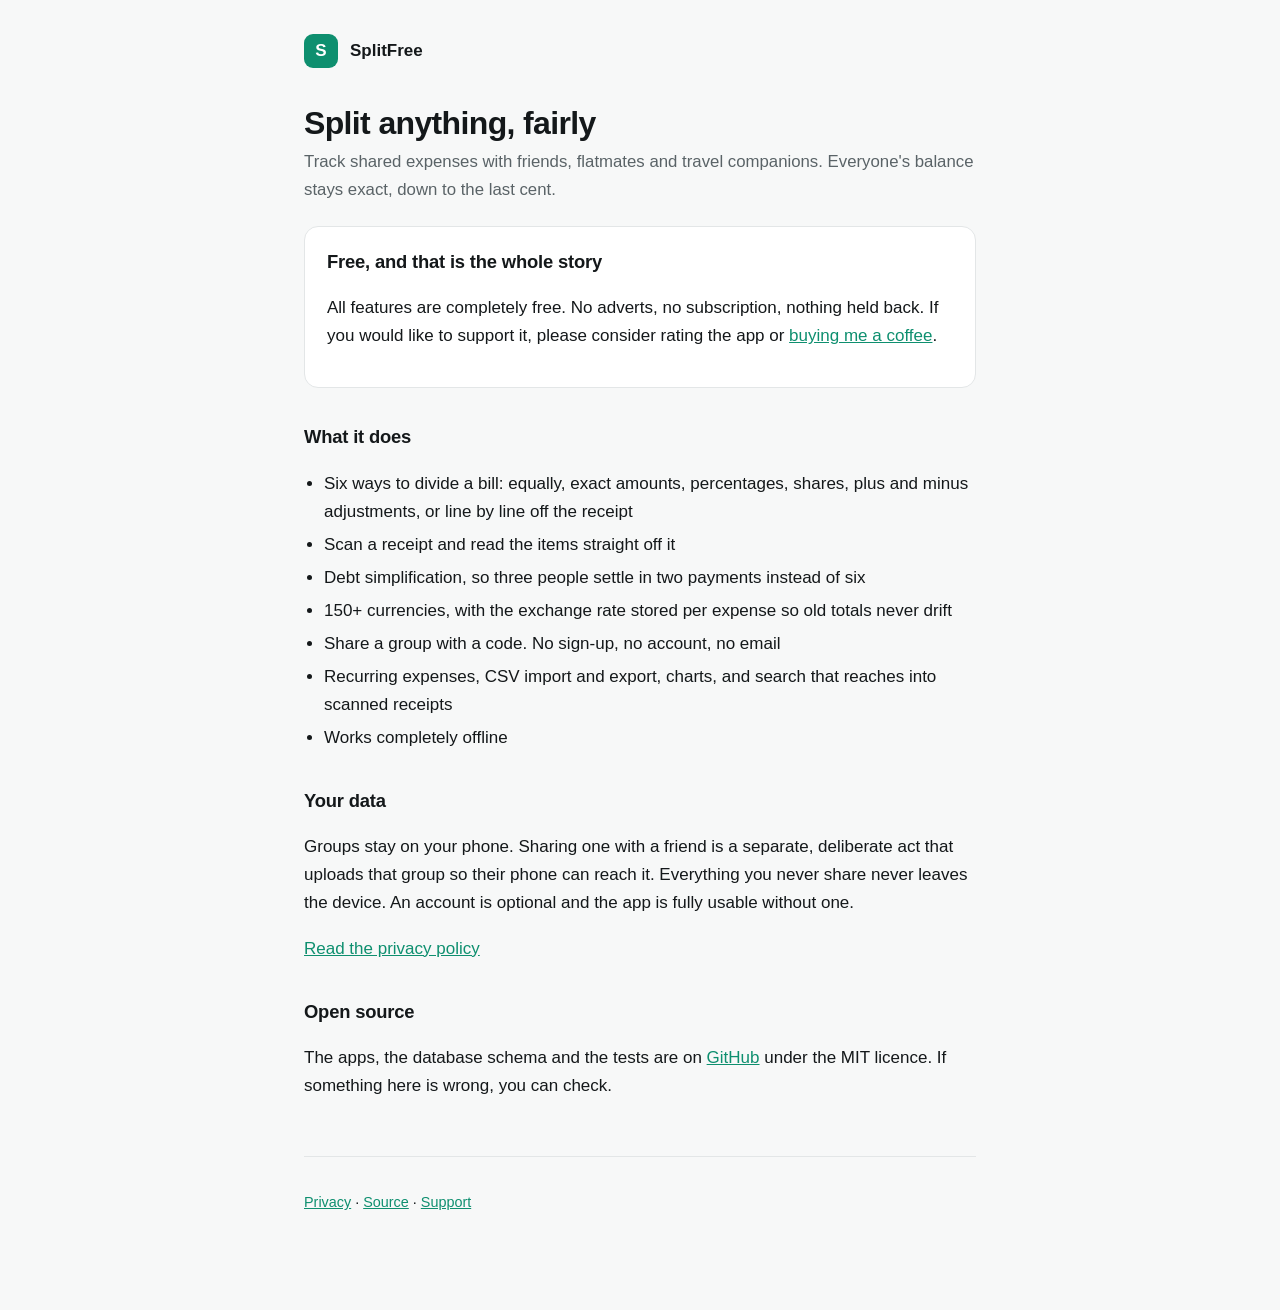
<file: site/index.html>
<!doctype html>
<html lang="en">
<head>
<meta charset="utf-8">
<meta name="viewport" content="width=device-width, initial-scale=1">
<title>SplitFree</title>
<meta name="description" content="Split shared expenses with friends. Free, no ads, no subscription, open source.">
<link rel="stylesheet" href="_style.css">
</head>
<body>
<main>
  <header><span class="mark">S</span><a href="./">SplitFree</a></header>

  <h1>Split anything, fairly</h1>
  <p class="sub">
    Track shared expenses with friends, flatmates and travel companions.
    Everyone's balance stays exact, down to the last cent.
  </p>

  <div class="card">
    <h2 style="margin-top:0">Free, and that is the whole story</h2>
    <p>
      All features are completely free. No adverts, no subscription, nothing held
      back. If you would like to support it, please consider rating the app or
      <a href="https://buymeacoffee.com/devesha">buying me a coffee</a>.
    </p>
  </div>

  <h2>What it does</h2>
  <ul>
    <li>Six ways to divide a bill: equally, exact amounts, percentages, shares, plus and minus adjustments, or line by line off the receipt</li>
    <li>Scan a receipt and read the items straight off it</li>
    <li>Debt simplification, so three people settle in two payments instead of six</li>
    <li>150+ currencies, with the exchange rate stored per expense so old totals never drift</li>
    <li>Share a group with a code. No sign-up, no account, no email</li>
    <li>Recurring expenses, CSV import and export, charts, and search that reaches into scanned receipts</li>
    <li>Works completely offline</li>
  </ul>

  <h2>Your data</h2>
  <p>
    Groups stay on your phone. Sharing one with a friend is a separate,
    deliberate act that uploads that group so their phone can reach it.
    Everything you never share never leaves the device. An account is optional
    and the app is fully usable without one.
  </p>
  <p><a href="/privacy">Read the privacy policy</a></p>

  <h2>Open source</h2>
  <p>
    The apps, the database schema and the tests are on
    <a href="https://github.com/devesh-aggarwal/splitfree">GitHub</a> under the
    MIT licence. If something here is wrong, you can check.
  </p>

  <footer>
    <p>
      <a href="/privacy">Privacy</a> &middot;
      <a href="https://github.com/devesh-aggarwal/splitfree">Source</a> &middot;
      <a href="https://github.com/devesh-aggarwal/splitfree/issues">Support</a>
    </p>
  </footer>
</main>
</body>
</html>
</file>
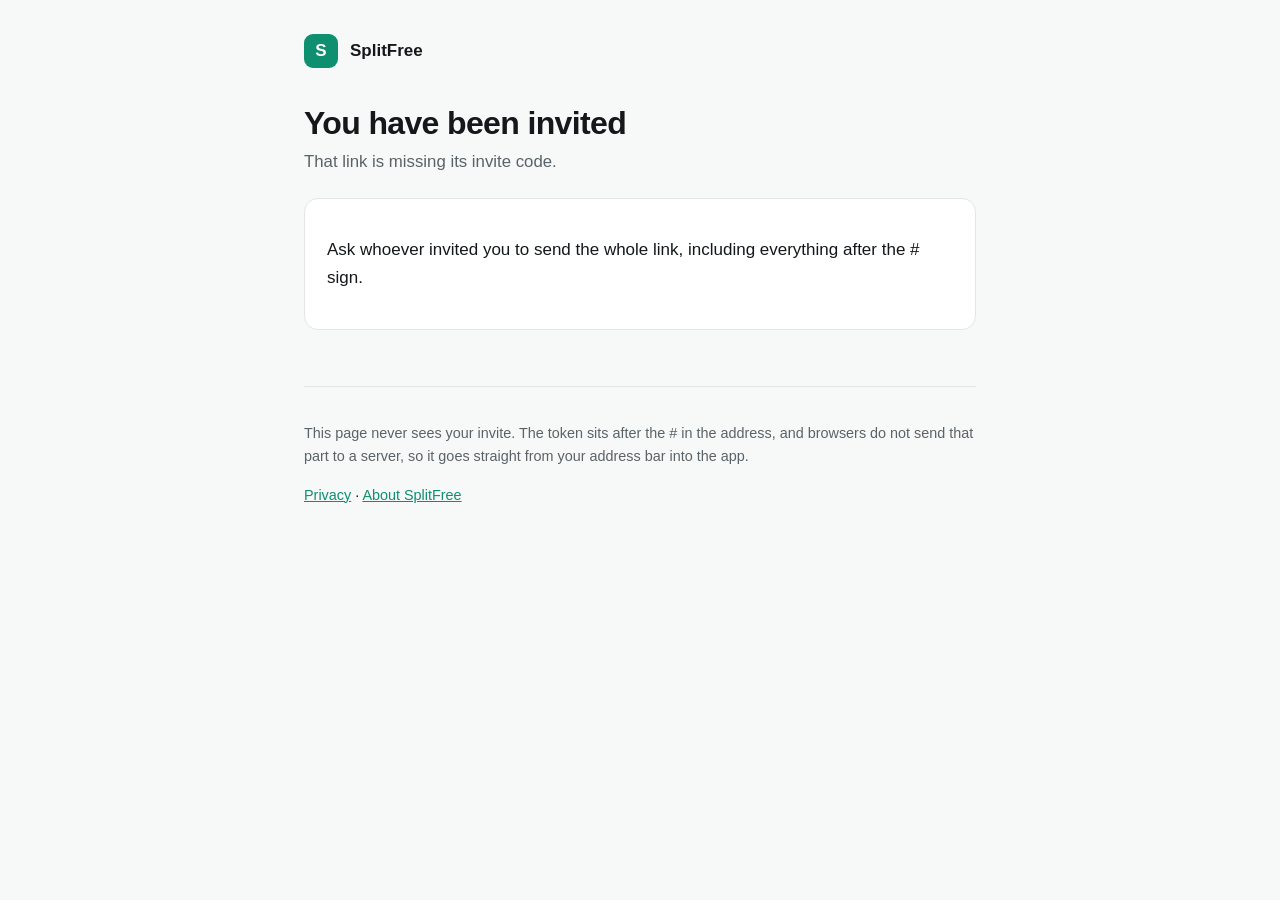
<file: site/join.html>
<!doctype html>
<html lang="en">
<head>
<meta charset="utf-8">
<meta name="viewport" content="width=device-width, initial-scale=1">
<title>Join on SplitFree</title>
<meta name="robots" content="noindex">
<link rel="stylesheet" href="_style.css">
</head>
<body>
<main>
  <header><span class="mark">S</span><a href="./">SplitFree</a></header>

  <h1>You have been invited</h1>
  <p class="sub" id="lede">Opening SplitFree.</p>

  <div class="card">
    <p id="hint">If nothing happens, tap the button below.</p>
    <p><a class="btn" id="open" href="#">Open in SplitFree</a></p>
    <p class="meta" id="fallback" style="display:none">
      Do not have the app yet? Install SplitFree first, then open this link
      again, or type the code into Groups, then Join with a code.
    </p>
  </div>

  <footer>
    <p class="meta">
      This page never sees your invite. The token sits after the # in the
      address, and browsers do not send that part to a server, so it goes
      straight from your address bar into the app.
    </p>
    <p><a href="/privacy">Privacy</a> &middot; <a href="./">About SplitFree</a></p>
  </footer>
</main>

<script>
  // The token lives in the fragment, which is exactly why this page can be
  // static and hosted anywhere: the server is never told what the invite is.
  var token = (location.hash || "").replace(/^#/, "");
  var target = token ? "splitfree://join#" + token : "splitfree://join";
  var open = document.getElementById("open");
  open.setAttribute("href", target);

  if (!token) {
    document.getElementById("lede").textContent = "That link is missing its invite code.";
    document.getElementById("hint").textContent =
      "Ask whoever invited you to send the whole link, including everything after the # sign.";
    open.style.display = "none";
  } else {
    // Try immediately. If the app is not installed nothing happens, which is
    // why the button stays on screen rather than being a redirect gamble.
    window.location.href = target;
    setTimeout(function () {
      document.getElementById("fallback").style.display = "block";
    }, 1500);
  }
</script>
</body>
</html>
</file>
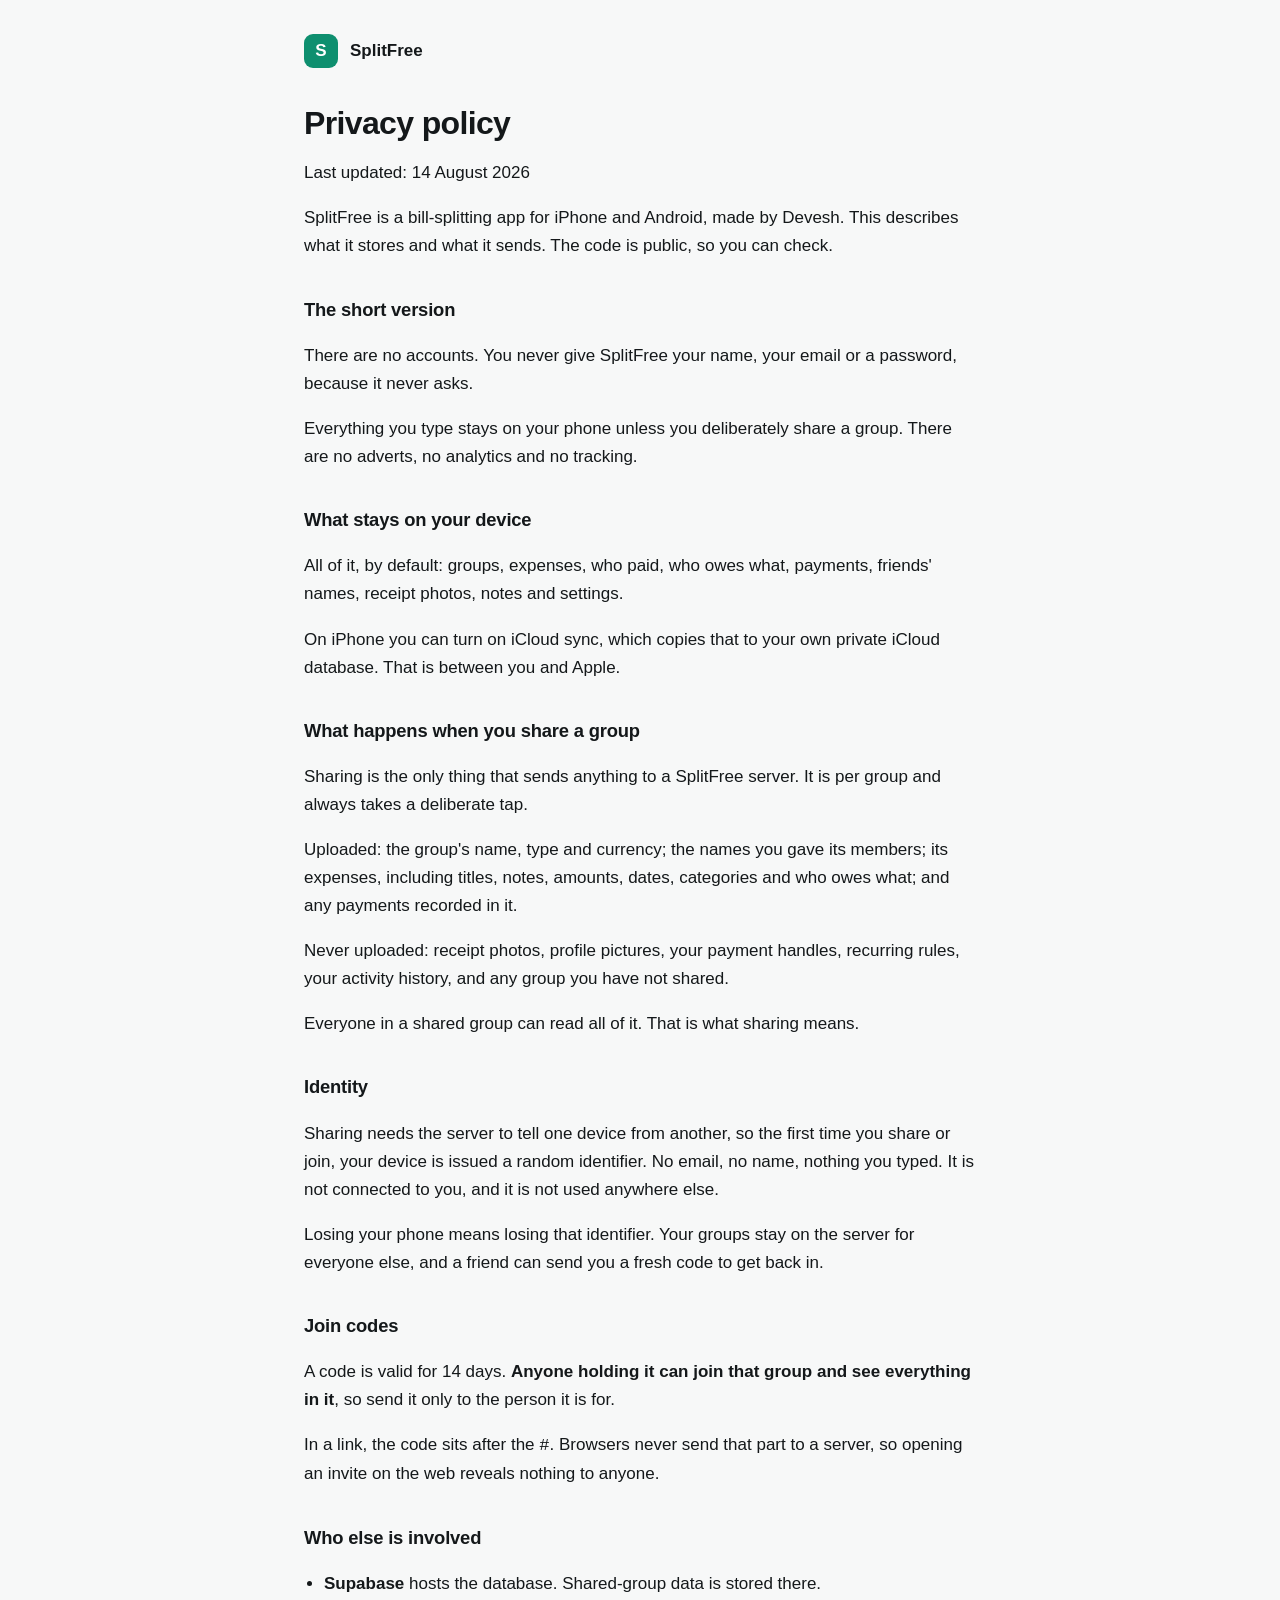
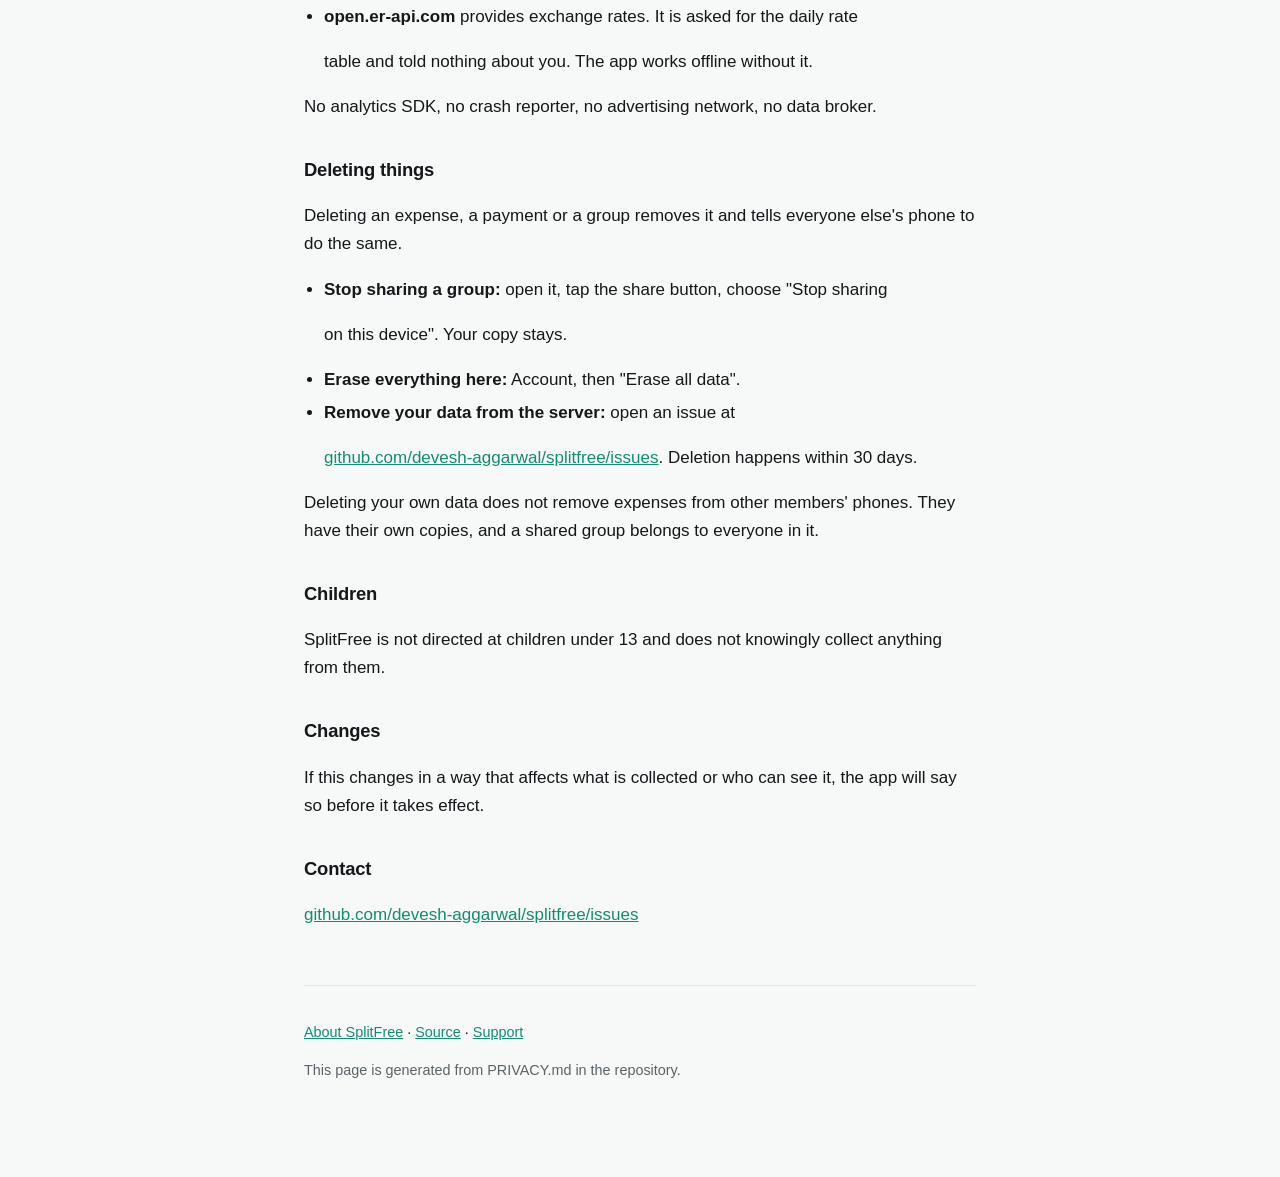
<file: site/privacy.html>
<!doctype html>
<html lang="en">
<head>
<meta charset="utf-8">
<meta name="viewport" content="width=device-width, initial-scale=1">
<title>SplitFree privacy policy</title>
<meta name="description" content="What SplitFree stores, what it sends, and what you can do about it.">
<link rel="stylesheet" href="_style.css">
</head>
<body>
<main>
  <header><span class="mark">S</span><a href="./">SplitFree</a></header>
  <h1>Privacy policy</h1>
  <p>Last updated: 14 August 2026</p>
  <p>SplitFree is a bill-splitting app for iPhone and Android, made by Devesh. This describes what it stores and what it sends. The code is public, so you can check.</p>
  <h2>The short version</h2>
  <p>There are no accounts. You never give SplitFree your name, your email or a password, because it never asks.</p>
  <p>Everything you type stays on your phone unless you deliberately share a group. There are no adverts, no analytics and no tracking.</p>
  <h2>What stays on your device</h2>
  <p>All of it, by default: groups, expenses, who paid, who owes what, payments, friends&#x27; names, receipt photos, notes and settings.</p>
  <p>On iPhone you can turn on iCloud sync, which copies that to your own private iCloud database. That is between you and Apple.</p>
  <h2>What happens when you share a group</h2>
  <p>Sharing is the only thing that sends anything to a SplitFree server. It is per group and always takes a deliberate tap.</p>
  <p>Uploaded: the group&#x27;s name, type and currency; the names you gave its members; its expenses, including titles, notes, amounts, dates, categories and who owes what; and any payments recorded in it.</p>
  <p>Never uploaded: receipt photos, profile pictures, your payment handles, recurring rules, your activity history, and any group you have not shared.</p>
  <p>Everyone in a shared group can read all of it. That is what sharing means.</p>
  <h2>Identity</h2>
  <p>Sharing needs the server to tell one device from another, so the first time you share or join, your device is issued a random identifier. No email, no name, nothing you typed. It is not connected to you, and it is not used anywhere else.</p>
  <p>Losing your phone means losing that identifier. Your groups stay on the server for everyone else, and a friend can send you a fresh code to get back in.</p>
  <h2>Join codes</h2>
  <p>A code is valid for 14 days. <strong>Anyone holding it can join that group and see everything in it</strong>, so send it only to the person it is for.</p>
  <p>In a link, the code sits after the <code>#</code>. Browsers never send that part to a server, so opening an invite on the web reveals nothing to anyone.</p>
  <h2>Who else is involved</h2>
  <ul>
    <li><strong>Supabase</strong> hosts the database. Shared-group data is stored there.</li>
    <li><strong>open.er-api.com</strong> provides exchange rates. It is asked for the daily rate</li>
  <p>table and told nothing about you. The app works offline without it.</p>
  </ul>
  <p>No analytics SDK, no crash reporter, no advertising network, no data broker.</p>
  <h2>Deleting things</h2>
  <p>Deleting an expense, a payment or a group removes it and tells everyone else&#x27;s phone to do the same.</p>
  <ul>
    <li><strong>Stop sharing a group:</strong> open it, tap the share button, choose &quot;Stop sharing</li>
  <p>on this device&quot;. Your copy stays.</p>
    <li><strong>Erase everything here:</strong> Account, then &quot;Erase all data&quot;.</li>
    <li><strong>Remove your data from the server:</strong> open an issue at</li>
  <p><a href="https://github.com/devesh-aggarwal/splitfree/issues">github.com/devesh-aggarwal/splitfree/issues</a>. Deletion happens within 30 days.</p>
  </ul>
  <p>Deleting your own data does not remove expenses from other members&#x27; phones. They have their own copies, and a shared group belongs to everyone in it.</p>
  <h2>Children</h2>
  <p>SplitFree is not directed at children under 13 and does not knowingly collect anything from them.</p>
  <h2>Changes</h2>
  <p>If this changes in a way that affects what is collected or who can see it, the app will say so before it takes effect.</p>
  <h2>Contact</h2>
  <p><a href="https://github.com/devesh-aggarwal/splitfree/issues">github.com/devesh-aggarwal/splitfree/issues</a></p>
  <footer>
    <p><a href="./">About SplitFree</a> &middot;
       <a href="https://github.com/devesh-aggarwal/splitfree">Source</a> &middot;
       <a href="https://github.com/devesh-aggarwal/splitfree/issues">Support</a></p>
    <p class="meta">This page is generated from PRIVACY.md in the repository.</p>
  </footer>
</main>
</body>
</html>
</file>
<file: site/_style.css>
/* One stylesheet for the three pages. No fonts, scripts or assets are fetched
   from anywhere, so the site works offline and adds no third parties to a
   privacy policy that promises there aren't any. */

:root {
  --bg: #f7f8f8;
  --surface: #ffffff;
  --ink: #14181a;
  --ink-soft: #5a6367;
  --line: #e3e6e7;
  --accent: #0e8f6f;
}

@media (prefers-color-scheme: dark) {
  :root {
    --bg: #101314;
    --surface: #181c1e;
    --ink: #f2f4f4;
    --ink-soft: #9aa4a8;
    --line: #272d30;
    --accent: #35b795;
  }
}

* { box-sizing: border-box; }

body {
  margin: 0;
  padding: 0 20px 80px;
  background: var(--bg);
  color: var(--ink);
  font: 17px/1.65 -apple-system, BlinkMacSystemFont, "Segoe UI", Roboto, sans-serif;
  -webkit-text-size-adjust: 100%;
}

main { max-width: 42rem; margin: 0 auto; }

header {
  display: flex;
  align-items: center;
  gap: 12px;
  padding: 34px 0 8px;
}

.mark {
  width: 34px;
  height: 34px;
  border-radius: 9px;
  background: var(--accent);
  display: grid;
  place-items: center;
  color: #fff;
  font-weight: 700;
  font-size: 17px;
  flex: none;
}

header a { color: var(--ink); text-decoration: none; font-weight: 600; }

h1 { font-size: 2rem; line-height: 1.2; margin: 28px 0 6px; letter-spacing: -0.02em; }
h2 { font-size: 1.15rem; margin: 34px 0 8px; letter-spacing: -0.01em; }
h3 { font-size: 1rem; margin: 22px 0 4px; }

p, li { color: var(--ink); }
.sub, footer, .meta { color: var(--ink-soft); }
.sub { font-size: 1.05rem; margin-top: 0; }
.meta { font-size: 0.9rem; }

a { color: var(--accent); }

.card {
  background: var(--surface);
  border: 1px solid var(--line);
  border-radius: 14px;
  padding: 20px 22px;
  margin: 22px 0;
}

.btn {
  display: inline-block;
  background: var(--accent);
  color: #fff;
  text-decoration: none;
  font-weight: 600;
  padding: 13px 24px;
  border-radius: 999px;
  margin-top: 6px;
}

ul { padding-left: 20px; }
li { margin: 5px 0; }

table { border-collapse: collapse; width: 100%; font-size: 0.95rem; }
th, td { text-align: left; padding: 8px 10px; border-bottom: 1px solid var(--line); }
th { color: var(--ink-soft); font-weight: 600; }

footer {
  margin-top: 56px;
  padding-top: 20px;
  border-top: 1px solid var(--line);
  font-size: 0.9rem;
}
</file>
